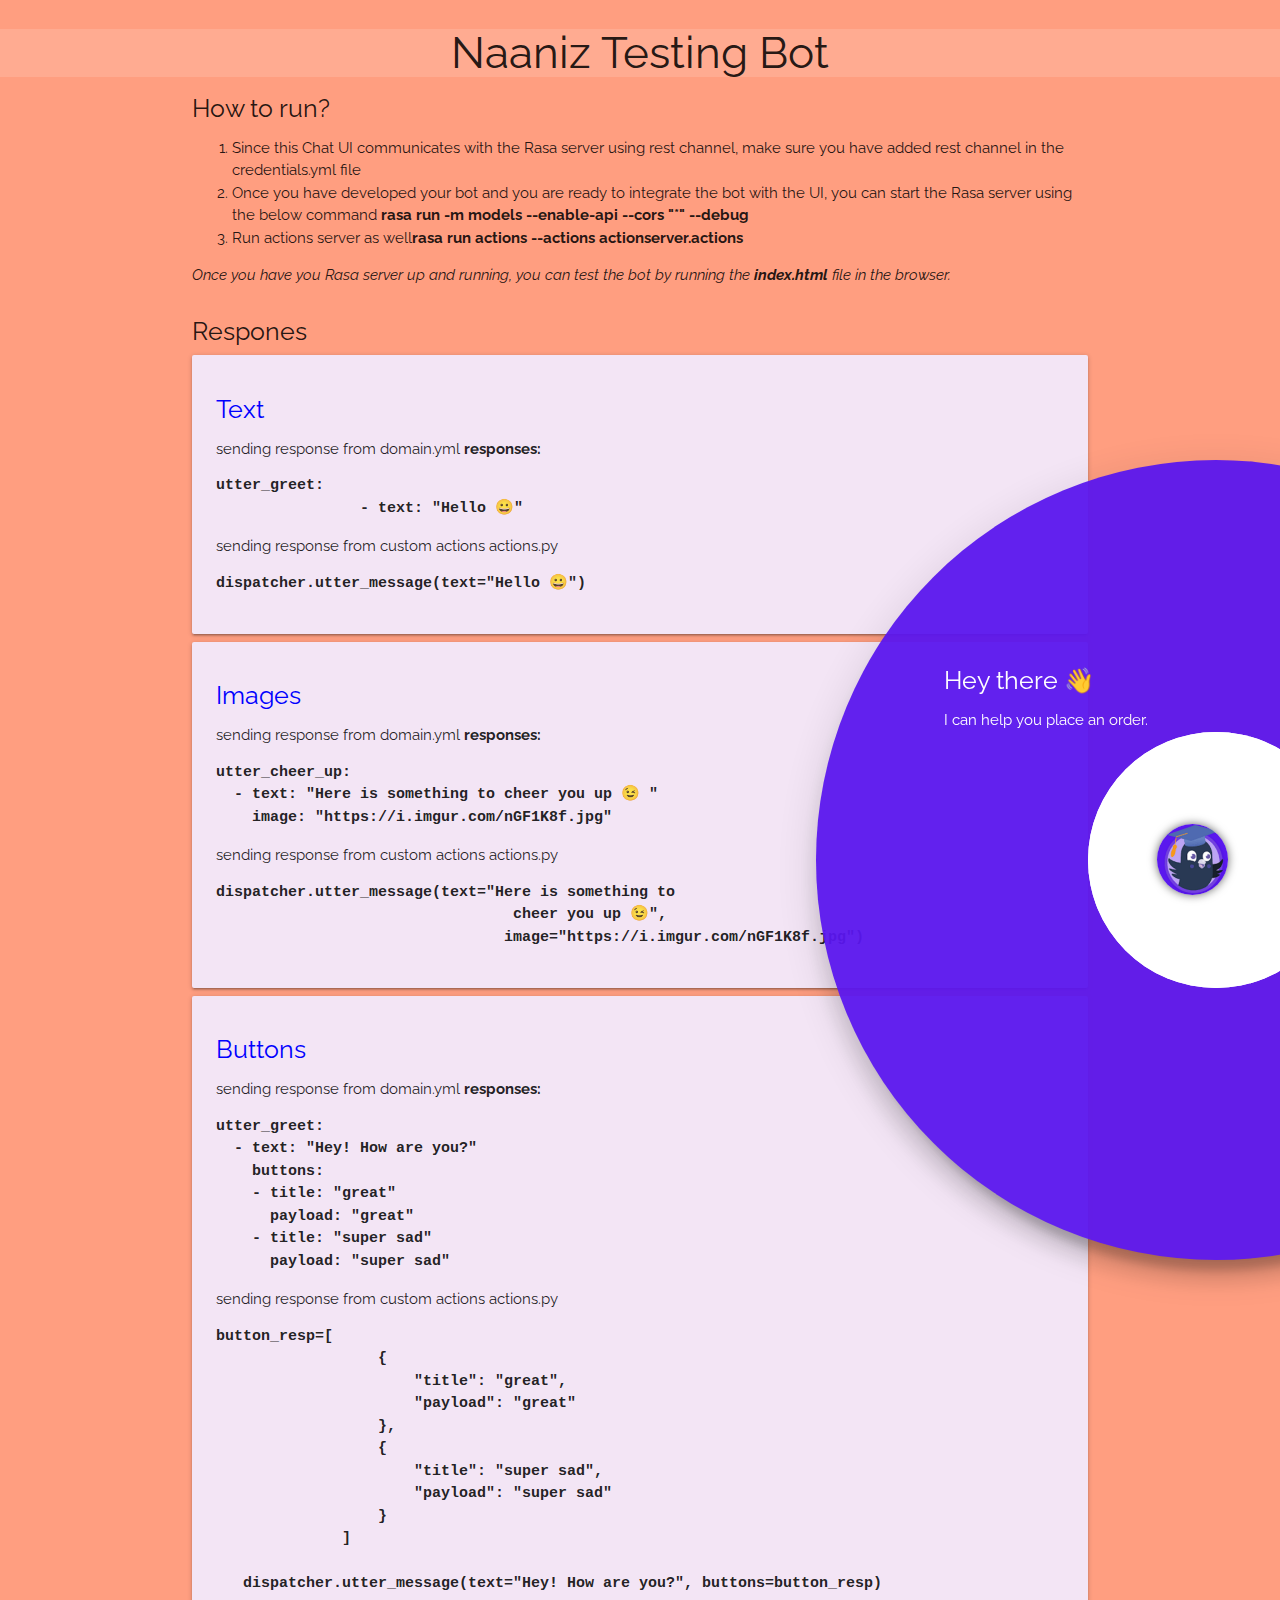
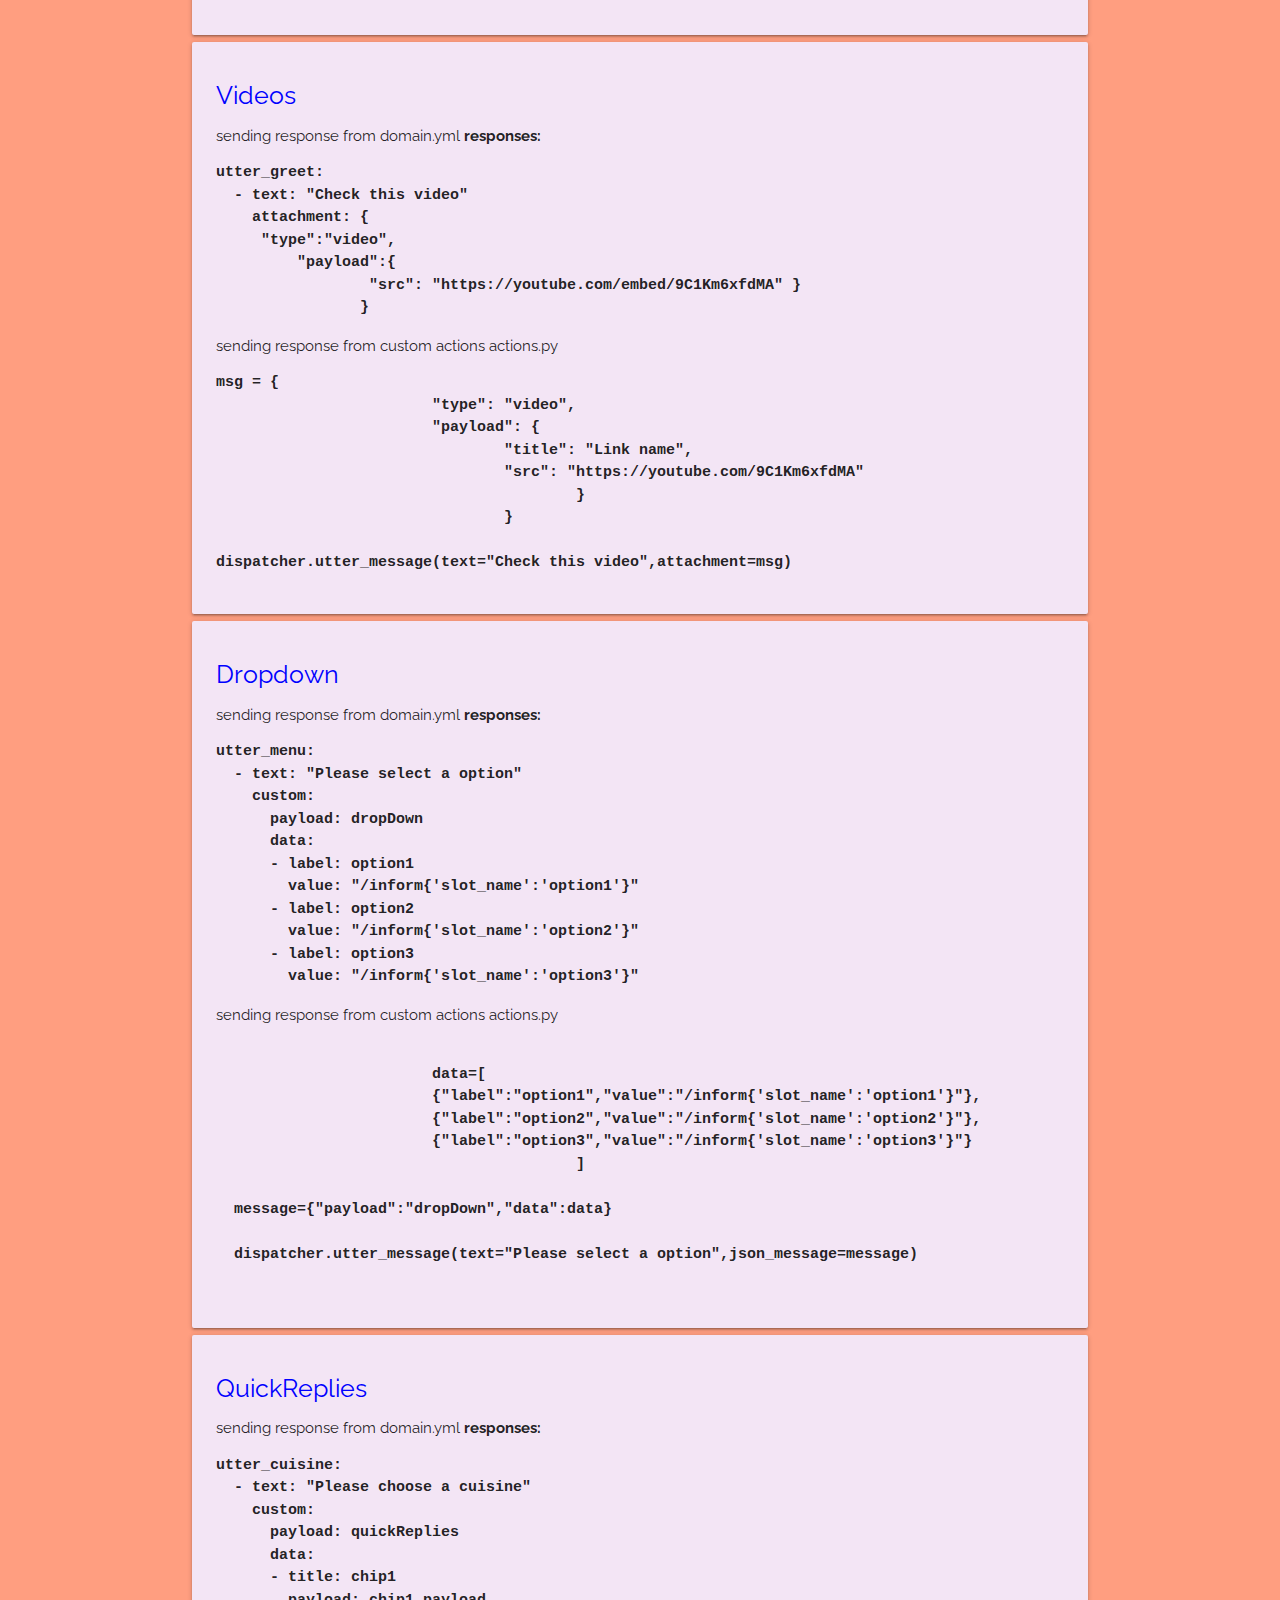
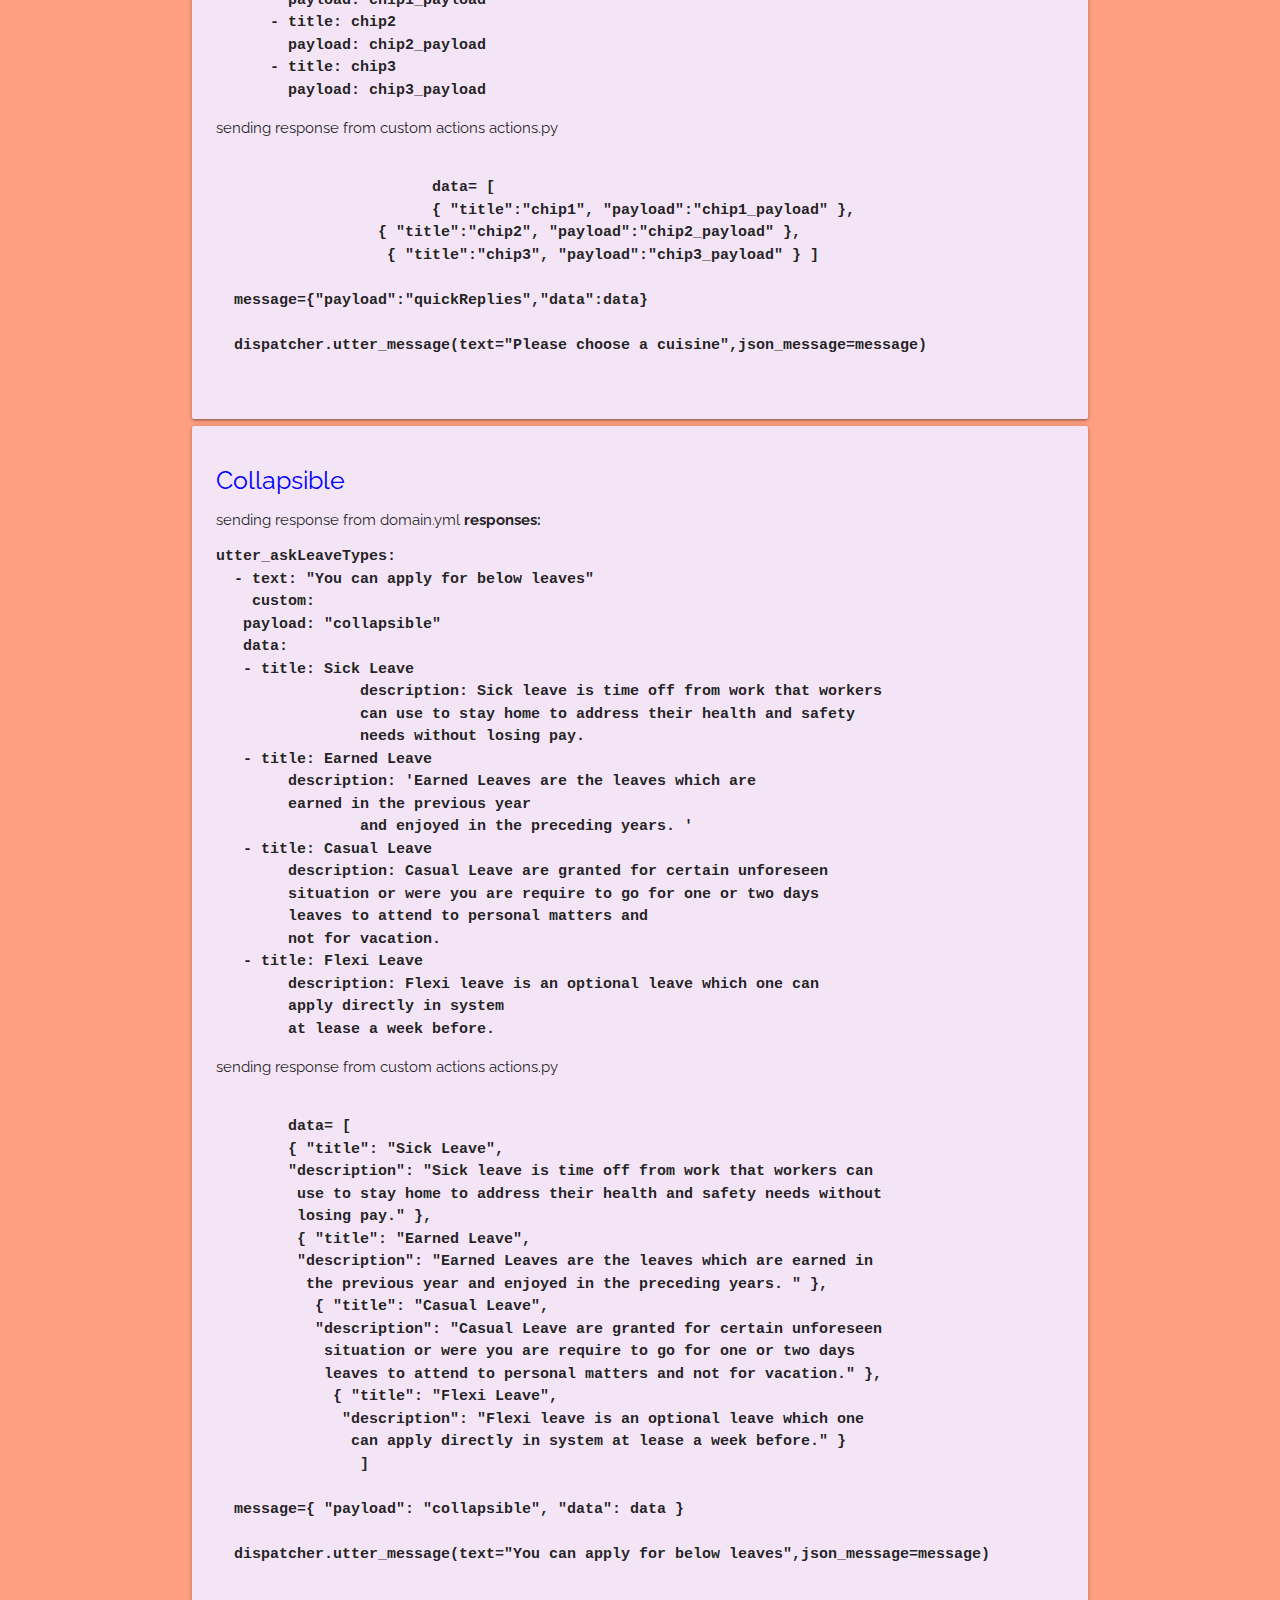
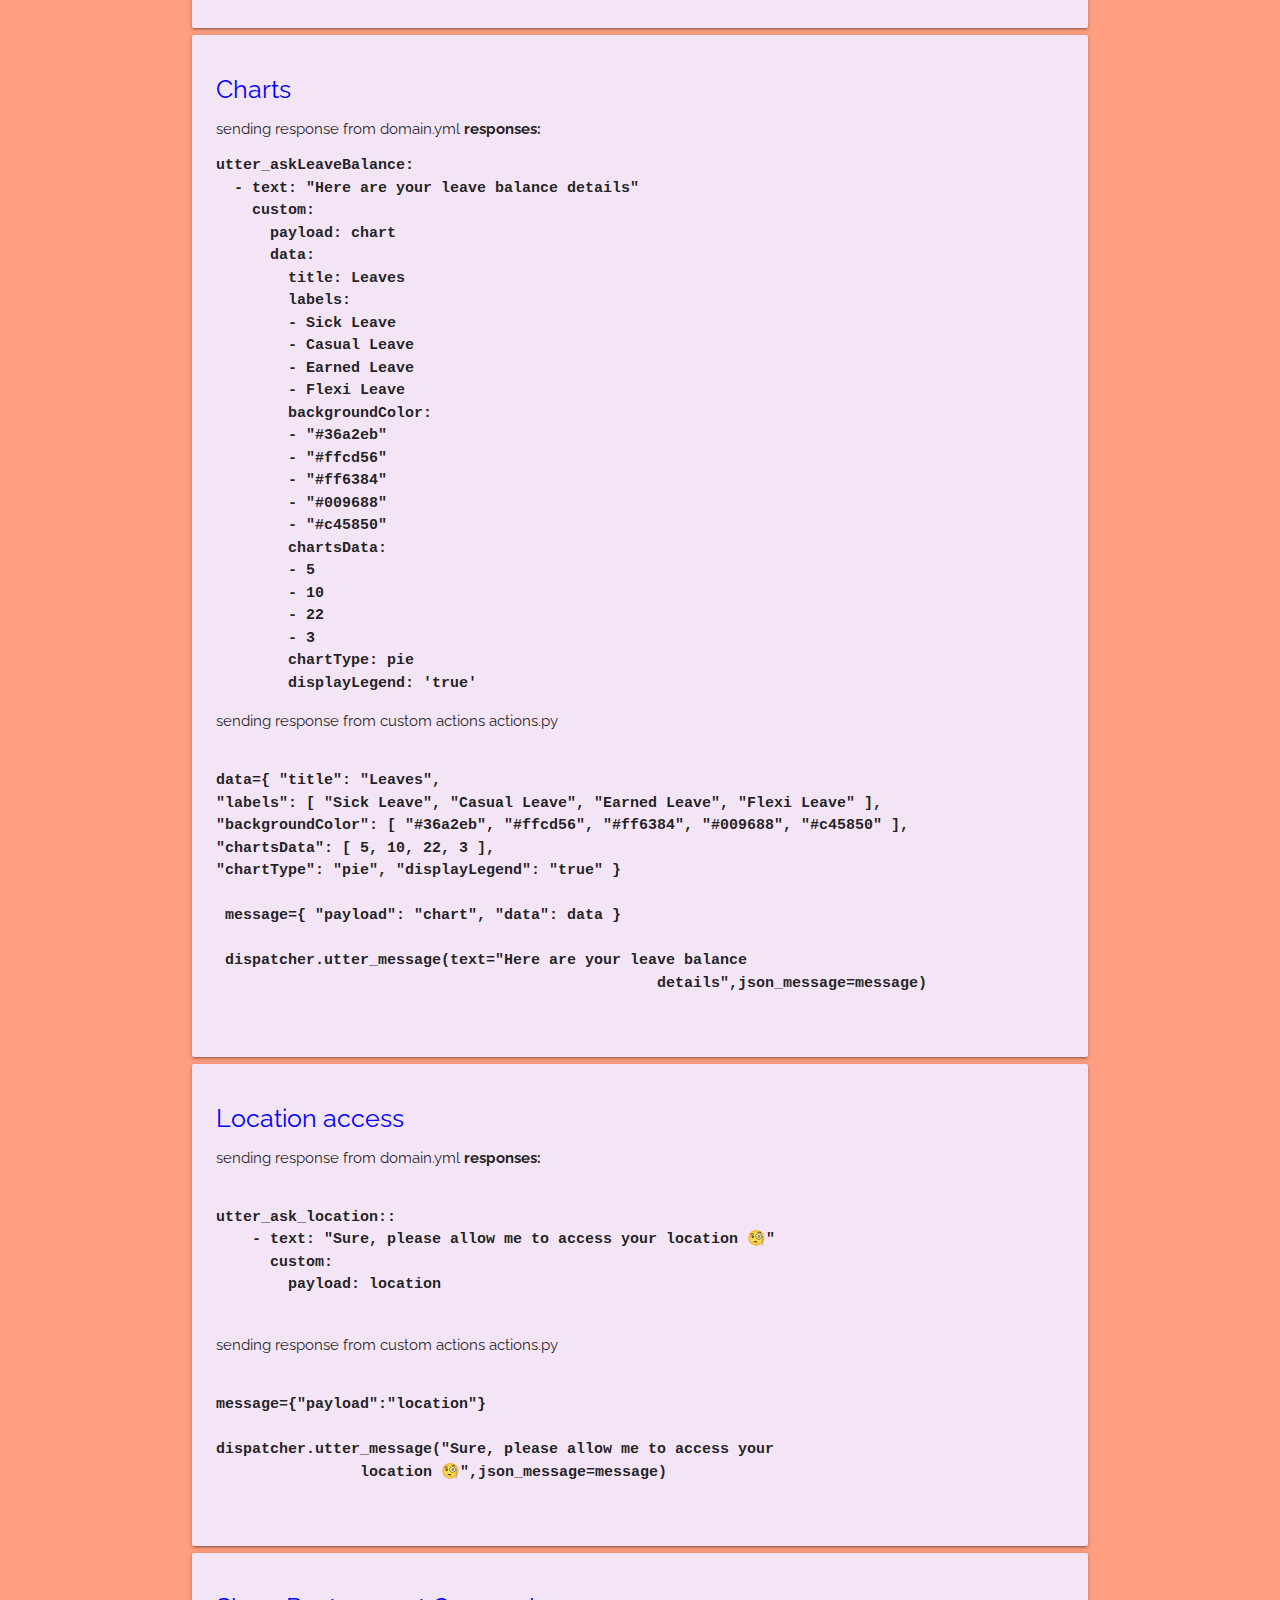
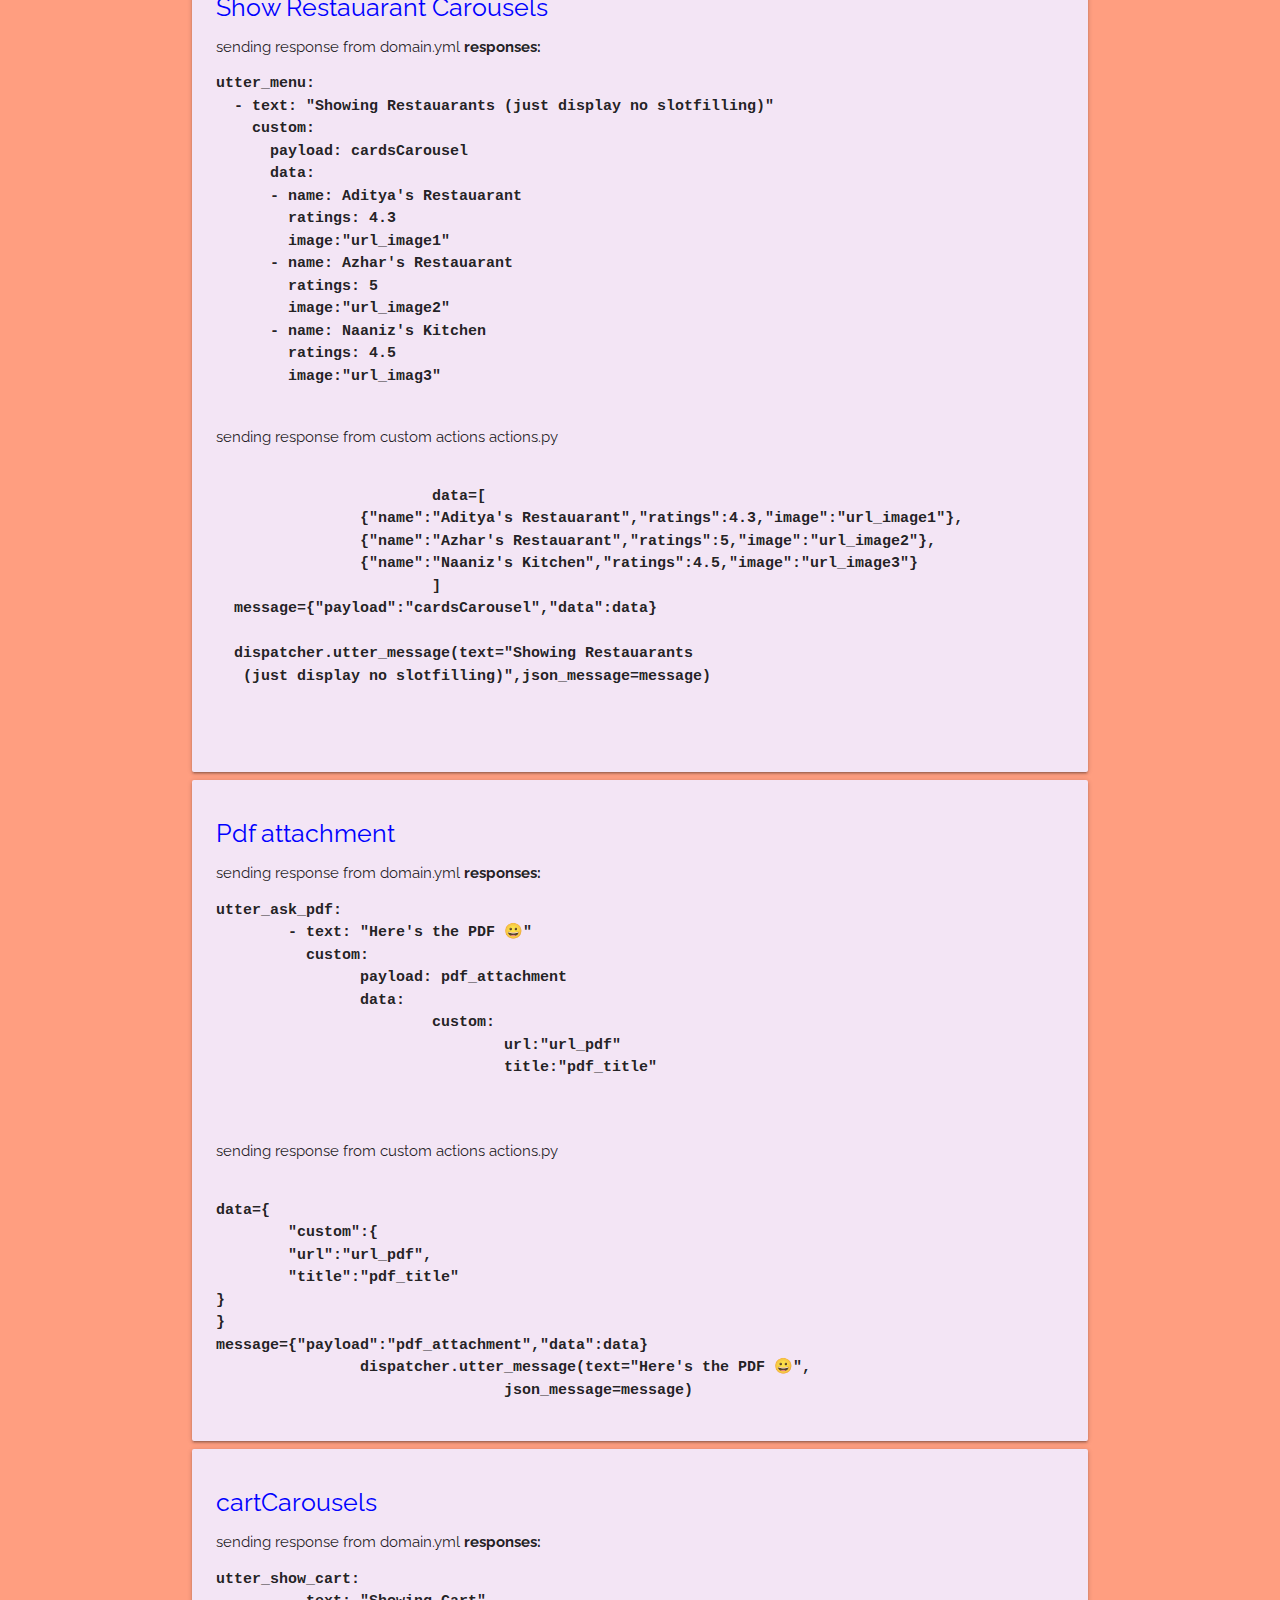
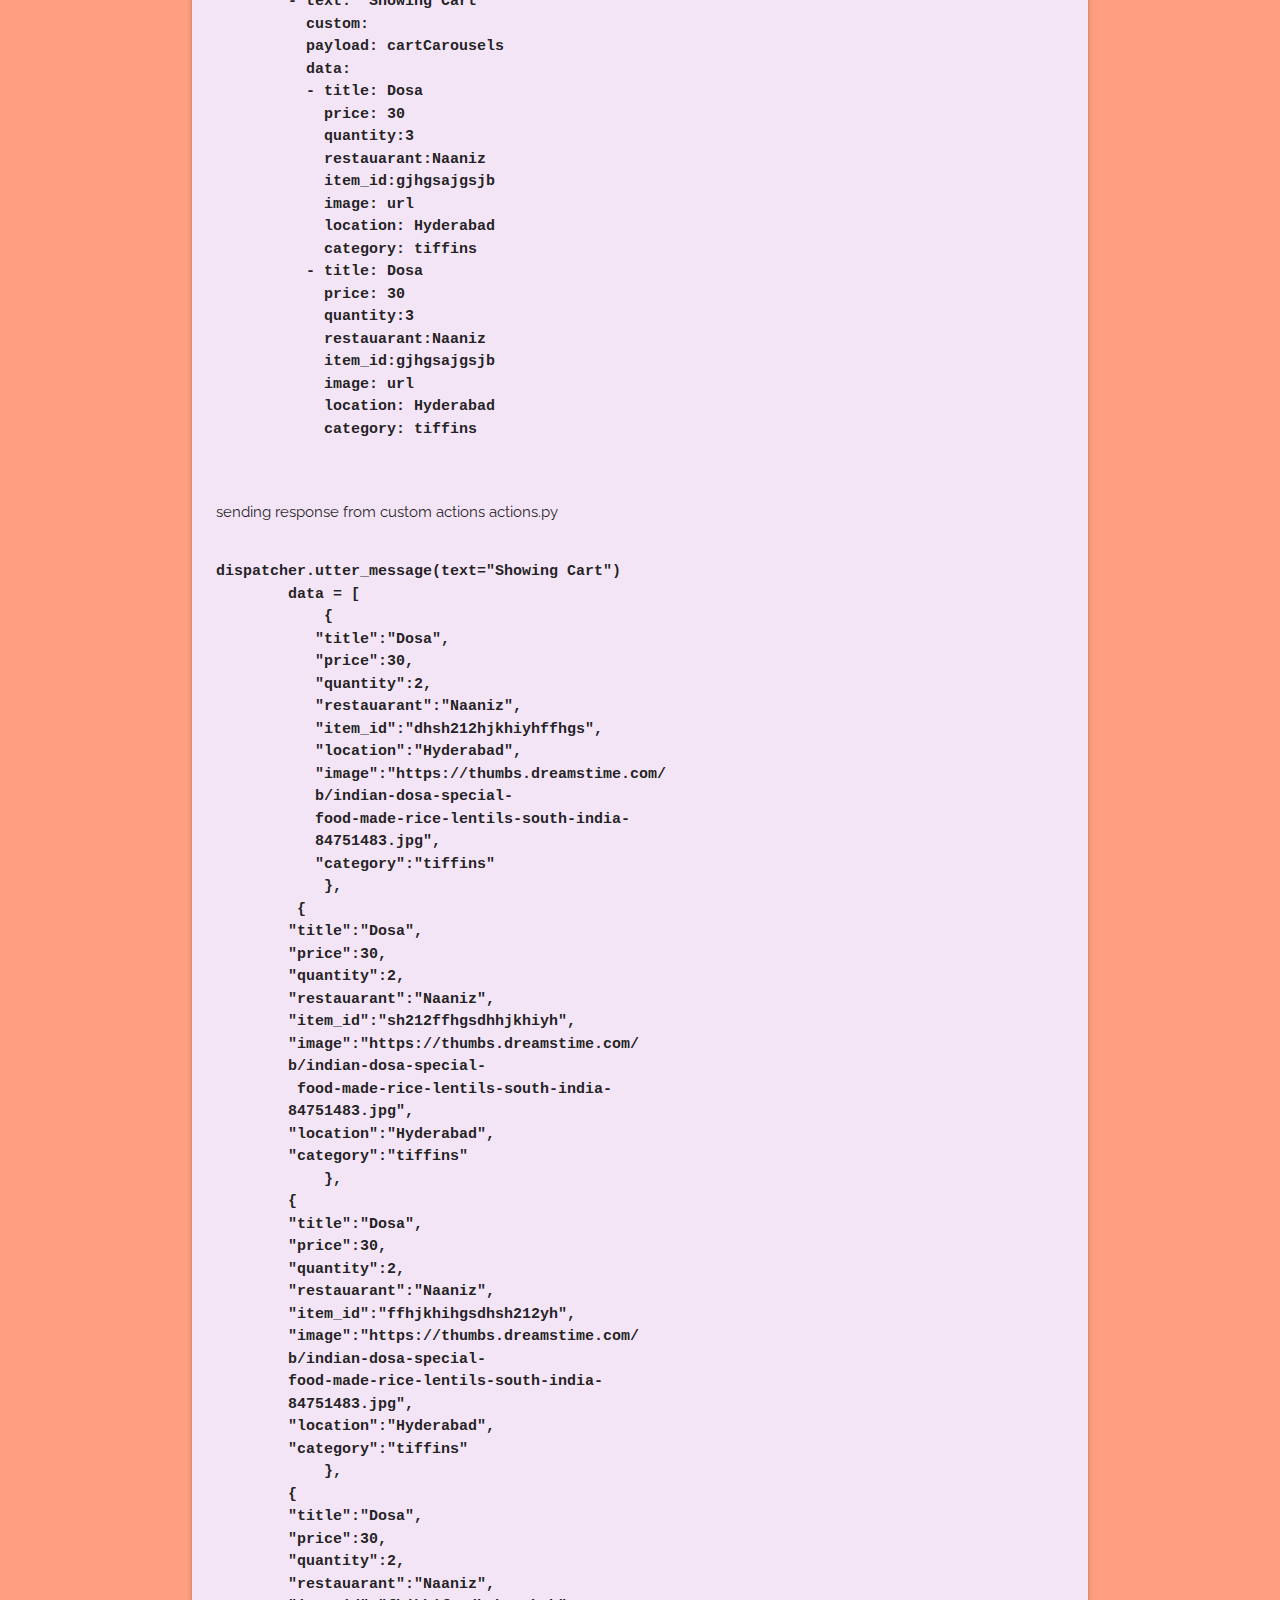
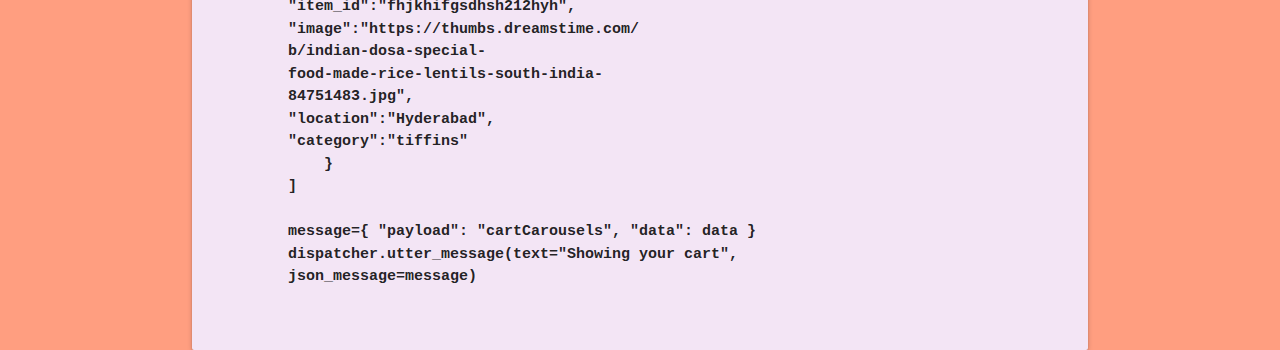
<file: bot-ui-testing/index.html>
<html>

<head>
    <title>Naaniz testing Bot</title>

    <!--Let browser know website is optimized for mobile-->
    <meta name="viewport" content="width=device-width, initial-scale=1.0" />

    <!--Import Google Icon Font-->
    <link href="https://fonts.googleapis.com/icon?family=Material+Icons" rel="stylesheet">
    <link href="https://fonts.googleapis.com/css?family=Raleway:500&display=swap" rel="stylesheet">

    <!--Import Font Awesome Icon Font-->
    <link rel="stylesheet" href="https://cdnjs.cloudflare.com/ajax/libs/font-awesome/4.7.0/css/font-awesome.min.css" integrity="sha256-eZrrJcwDc/3uDhsdt61sL2oOBY362qM3lon1gyExkL0=" crossorigin="anonymous" />

    <!--Import materialize.css-->
    <link rel="stylesheet" type="text/css" href="static/css/materialize.min.css">

    <!--Main css-->
    <link rel="stylesheet" type="text/css" href="static/css/style.css">
    <meta name="viewport" content="width=device-width, initial-scale=1">

</head>

<body>
	<h3 class="deep-orange lighten-3 center-align">Naaniz Testing Bot</h3>
	<div class="container">
	<h5>How to run?</h5>
	<div class="row">
		<p>
			<ol>
				<li>Since this Chat UI communicates with the Rasa server using rest channel, make sure you have added rest channel in the credentials.yml file</li>
				<li>Once you have developed your bot and you are ready to integrate the bot with the UI, you can start the Rasa server using the below command

				<b>rasa run -m models --enable-api --cors "*" --debug</b>
				</li>
				<li>Run actions server as well<b>rasa run actions --actions actionserver.actions</b></li>
			</ol>
			<i>Once you have you Rasa server up and running, you can test the bot by running the 
				<b>index.html</b> file in the browser.</i>
		</p>
	</div>
	<h5>Respones</h5>
	<div class="row card-panel purple lighten-5">
				<h5 style="color: blue">Text</h5>
			<ul>
				<li>sending response from domain.yml <b>responses:
				<pre><code>utter_greet:
    		- text: "Hello 😀"</code></pre></b></li>
				<li>sending response from custom actions actions.py

				<b><pre><code>dispatcher.utter_message(text="Hello 😀")</code></pre></b>
				</li>
			</ul>
	</div>
		<div class="row card-panel purple lighten-5">
				<h5 style="color: blue">Images</h5>
			<ul>
				<li>sending response from domain.yml <b>responses:
				<pre><code>utter_cheer_up:
  - text: "Here is something to cheer you up 😉 "
    image: "https://i.imgur.com/nGF1K8f.jpg"</code></pre></b></li>
				<li>sending response from custom actions actions.py

				<b><pre><code>dispatcher.utter_message(text="Here is something to
				 cheer you up 😉", 
				image="https://i.imgur.com/nGF1K8f.jpg")</code></pre></b>
				</li>
			</ul>
	</div>
			<div class="row card-panel purple lighten-5">
				<h5 style="color: blue">Buttons</h5>
			<ul>
				<li>sending response from domain.yml <b>responses:
				<pre><code>utter_greet:
  - text: "Hey! How are you?"
    buttons:
    - title: "great"
      payload: "great"
    - title: "super sad"
      payload: "super sad"</code></pre></b></li>
				<li>sending response from custom actions actions.py

				<b><pre><code>button_resp=[
                  {
                      "title": "great",
                      "payload": "great"
                  },
                  {
                      "title": "super sad",
                      "payload": "super sad"
                  }
              ]

   dispatcher.utter_message(text="Hey! How are you?", buttons=button_resp)</code></pre></b>
				</li>
			</ul>
	</div>
			<div class="row card-panel purple lighten-5">
				<h5 style="color: blue">Videos</h5>
			<ul>
				<li>sending response from domain.yml <b>responses:
				<pre><code>utter_greet:
  - text: "Check this video"
    attachment: {
     "type":"video", 
 	 "payload":{
 	 	 "src": "https://youtube.com/embed/9C1Km6xfdMA" } 
 	 	}</code></pre></b></li>
				<li>sending response from custom actions actions.py

				<b><pre><code>msg = { 
			"type": "video", 
			"payload": { 
				"title": "Link name", 
				"src": "https://youtube.com/9C1Km6xfdMA" 
					} 
				}

dispatcher.utter_message(text="Check this video",attachment=msg)</code></pre></b>
				</li>
			</ul>
	</div>
		<div class="row card-panel purple lighten-5">
				<h5 style="color: blue">Dropdown</h5>
			<ul>
				<li>sending response from domain.yml <b>responses:
				<pre><code>utter_menu:
  - text: "Please select a option"
    custom:
      payload: dropDown
      data:
      - label: option1
        value: "/inform{'slot_name':'option1'}"
      - label: option2
        value: "/inform{'slot_name':'option2'}"
      - label: option3
        value: "/inform{'slot_name':'option3'}"</code></pre></b></li>
				<li>sending response from custom actions actions.py

				<b><pre><code>
			data=[
			{"label":"option1","value":"/inform{'slot_name':'option1'}"},
			{"label":"option2","value":"/inform{'slot_name':'option2'}"},
			{"label":"option3","value":"/inform{'slot_name':'option3'}"}
					]

  message={"payload":"dropDown","data":data}
  
  dispatcher.utter_message(text="Please select a option",json_message=message)
				</code></pre></b>
				</li>
			</ul>
	</div>
		<div class="row card-panel purple lighten-5">
				<h5 style="color: blue">QuickReplies</h5>
			<ul>
				<li>sending response from domain.yml <b>responses:
				<pre><code>utter_cuisine:
  - text: "Please choose a cuisine"
    custom:
      payload: quickReplies
      data:
      - title: chip1
        payload: chip1_payload
      - title: chip2
        payload: chip2_payload
      - title: chip3
        payload: chip3_payload</code></pre></b></li>
				<li>sending response from custom actions actions.py

				<b><pre><code>
			data= [
			{ "title":"chip1", "payload":"chip1_payload" },
		  { "title":"chip2", "payload":"chip2_payload" },
		   { "title":"chip3", "payload":"chip3_payload" } ]

  message={"payload":"quickReplies","data":data}

  dispatcher.utter_message(text="Please choose a cuisine",json_message=message)
				</code></pre></b>
				</li>
			</ul>
	</div>
		<div class="row card-panel purple lighten-5">
				<h5 style="color: blue">Collapsible</h5>
			<ul>
				<li>sending response from domain.yml <b>responses:
				<pre><code>utter_askLeaveTypes:
  - text: "You can apply for below leaves"
    custom: 
   payload: "collapsible"
   data: 
   - title: Sick Leave
   		description: Sick leave is time off from work that workers
   		can use to stay home to address their health and safety
   		needs without losing pay.
   - title: Earned Leave
        description: 'Earned Leaves are the leaves which are 
        earned in the previous year
   		and enjoyed in the preceding years. '
   - title: Casual Leave
        description: Casual Leave are granted for certain unforeseen 
        situation or were you are require to go for one or two days 
        leaves to attend to personal matters and
        not for vacation.
   - title: Flexi Leave
        description: Flexi leave is an optional leave which one can
        apply directly in system
        at lease a week before.</code></pre></b></li>
				<li>sending response from custom actions actions.py

				<b><pre><code>
	data= [ 
	{ "title": "Sick Leave", 
	"description": "Sick leave is time off from work that workers can
	 use to stay home to address their health and safety needs without 
	 losing pay." }, 
	 { "title": "Earned Leave", 
	 "description": "Earned Leaves are the leaves which are earned in
	  the previous year and enjoyed in the preceding years. " },
	   { "title": "Casual Leave", 
	   "description": "Casual Leave are granted for certain unforeseen
	    situation or were you are require to go for one or two days 
	    leaves to attend to personal matters and not for vacation." },
	     { "title": "Flexi Leave",
	      "description": "Flexi leave is an optional leave which one
	       can apply directly in system at lease a week before." }
	        ]

  message={ "payload": "collapsible", "data": data }

  dispatcher.utter_message(text="You can apply for below leaves",json_message=message)
				</code></pre></b>
				</li>
			</ul>
	</div>
		<div class="row card-panel purple lighten-5">
				<h5 style="color: blue">Charts</h5>
			<ul>
				<li>sending response from domain.yml <b>responses:
				<pre><code>utter_askLeaveBalance:
  - text: "Here are your leave balance details"
    custom:
      payload: chart
      data:
        title: Leaves
        labels:
        - Sick Leave
        - Casual Leave
        - Earned Leave
        - Flexi Leave
        backgroundColor:
        - "#36a2eb"
        - "#ffcd56"
        - "#ff6384"
        - "#009688"
        - "#c45850"
        chartsData:
        - 5
        - 10
        - 22
        - 3
        chartType: pie
        displayLegend: 'true'</code></pre></b></li>
				<li>sending response from custom actions actions.py

				<b><pre><code>
data={ "title": "Leaves", 
"labels": [ "Sick Leave", "Casual Leave", "Earned Leave", "Flexi Leave" ],
"backgroundColor": [ "#36a2eb", "#ffcd56", "#ff6384", "#009688", "#c45850" ],
"chartsData": [ 5, 10, 22, 3 ],
"chartType": "pie", "displayLegend": "true" }

 message={ "payload": "chart", "data": data }

 dispatcher.utter_message(text="Here are your leave balance
 						 details",json_message=message)
				</code></pre></b>
				</li>
			</ul>
	</div>
		<div class="row card-panel purple lighten-5">
				<h5 style="color: blue">Location access</h5>
			<ul>
				<li>sending response from domain.yml <b>responses:
				<pre><code>
utter_ask_location::
    - text: "Sure, please allow me to access your location 🧐"
      custom: 
        payload: location
				</code></pre></b></li>
				<li>sending response from custom actions actions.py

				<b><pre><code>
message={"payload":"location"}

dispatcher.utter_message("Sure, please allow me to access your 
		location 🧐",json_message=message)
				</code></pre></b>
				</li>
			</ul>
	</div>
	<!-- responses I added -->
	<div class="row card-panel purple lighten-5">
				<h5 style="color: blue">Show Restauarant Carousels</h5>
			<ul>
				<li>sending response from domain.yml <b>responses:
				<pre><code>utter_menu:
  - text: "Showing Restauarants (just display no slotfilling)"
    custom:
      payload: cardsCarousel
      data:
      - name: Aditya's Restauarant
        ratings: 4.3
        image:"url_image1"
      - name: Azhar's Restauarant
        ratings: 5
        image:"url_image2"
      - name: Naaniz's Kitchen
        ratings: 4.5
        image:"url_imag3"
	</code></pre></b></li>
				<li>sending response from custom actions actions.py

				<b><pre><code>
			data=[
		{"name":"Aditya's Restauarant","ratings":4.3,"image":"url_image1"},
		{"name":"Azhar's Restauarant","ratings":5,"image":"url_image2"},
		{"name":"Naaniz's Kitchen","ratings":4.5,"image":"url_image3"}
			]
  message={"payload":"cardsCarousel","data":data}
  
  dispatcher.utter_message(text="Showing Restauarants
   (just display no slotfilling)",json_message=message)

				</code></pre></b>
				</li>
			</ul>
	</div>

	<div class="row card-panel purple lighten-5">
				<h5 style="color: blue">Pdf attachment</h5>
			<ul>
				<li>sending response from domain.yml <b>responses:
				<pre><code>utter_ask_pdf:
   	- text: "Here's the PDF 😀"
   	  custom:
   	  	payload: pdf_attachment
   	  	data:
   	  		custom:
   	  			url:"url_pdf"
   	  			title:"pdf_title"
      	
    	</code></pre></b></li>
				<li>sending response from custom actions actions.py

				<b><pre><code>
data={
	"custom":{
	"url":"url_pdf",
	"title":"pdf_title"
}
}
message={"payload":"pdf_attachment","data":data}
		dispatcher.utter_message(text="Here's the PDF 😀",
				json_message=message)</code></pre></b>
				</li>
			</ul>
	</div>
	
  <div class="row card-panel purple lighten-5">
        <h5 style="color: blue">cartCarousels</h5>
      <ul>
        <li>sending response from domain.yml <b>responses:
        <pre><code>utter_show_cart:
        - text: "Showing Cart"
          custom:
          payload: cartCarousels
          data:
          - title: Dosa
            price: 30
            quantity:3
            restauarant:Naaniz
            item_id:gjhgsajgsjb
            image: url
            location: Hyderabad
            category: tiffins
          - title: Dosa
            price: 30
            quantity:3
            restauarant:Naaniz
            item_id:gjhgsajgsjb
            image: url
            location: Hyderabad
            category: tiffins

          </code></pre></b></li>
        <li>sending response from custom actions actions.py

        <b><pre><code>
dispatcher.utter_message(text="Showing Cart")
        data = [
            {
           "title":"Dosa",
           "price":30,
           "quantity":2,
           "restauarant":"Naaniz",
           "item_id":"dhsh212hjkhiyhffhgs",
           "location":"Hyderabad",
           "image":"https://thumbs.dreamstime.com/
           b/indian-dosa-special-
           food-made-rice-lentils-south-india-
           84751483.jpg",
           "category":"tiffins"
            },
         {
        "title":"Dosa",
        "price":30,
        "quantity":2,
        "restauarant":"Naaniz",
        "item_id":"sh212ffhgsdhhjkhiyh",
        "image":"https://thumbs.dreamstime.com/
        b/indian-dosa-special-
         food-made-rice-lentils-south-india-
        84751483.jpg",
        "location":"Hyderabad",
        "category":"tiffins"
            },
        {
        "title":"Dosa",
        "price":30,
        "quantity":2,
        "restauarant":"Naaniz",
        "item_id":"ffhjkhihgsdhsh212yh",
        "image":"https://thumbs.dreamstime.com/
        b/indian-dosa-special-
        food-made-rice-lentils-south-india-
        84751483.jpg",
        "location":"Hyderabad",
        "category":"tiffins"
            },
        {
        "title":"Dosa",
        "price":30,
        "quantity":2,
        "restauarant":"Naaniz",
        "item_id":"fhjkhifgsdhsh212hyh",
        "image":"https://thumbs.dreamstime.com/
        b/indian-dosa-special-
        food-made-rice-lentils-south-india-
        84751483.jpg",
        "location":"Hyderabad",
        "category":"tiffins"
            }
        ]
        
        message={ "payload": "cartCarousels", "data": data }
        dispatcher.utter_message(text="Showing your cart",
        json_message=message)
        </code></pre></b>
        </li>
      </ul>
  </div>



	</div>
    <div class="container">

        <!-- Modal for rendering the charts, declare this if you want to render charts, 
         else you remove the modal -->
        <div id="modal1" class="modal">
            <canvas id="modal-chart"></canvas>
        </div>

        <!--chatbot widget -->
        <div class="widget">
            <div class="chat_header">

                <!--Add the name of the bot here -->
                <span class="chat_header_title">Naaniz Test Bot</span>
                <span class="dropdown-trigger" href='#' data-target='dropdown1'>
                  <i class="material-icons">
                  more_vert
                  </i>
               </span>

                <!-- Dropdown menu-->
                <ul id='dropdown1' class='dropdown-content'>
                    <li><a href="#" id="clear">Clear</a></li>
                    <li><a href="#" id="restart">Restart</a></li>
                    <li><a href="#" id="close">Close</a></li>
                </ul>
            </div>

            <!--Chatbot contents goes here -->
            <div class="chats" id="chats">
                <div class="clearfix"></div>

            </div>

            <!--keypad for user to type the message -->
            <div class="keypad">
                <textarea id="userInput" placeholder="Type a message..." class="usrInput"></textarea>
                <div id="sendButton"><i class="fa fa-paper-plane" aria-hidden="true"></i></div>
            </div>
        </div>

        <!--bot profile-->
        <div class="profile_div" id="profile_div">
            <img class="imgProfile" src="static/img/botAvatar.png" />
        </div>

        <!-- Bot pop-up intro -->
        <div class="tap-target" data-target="profile_div">
            <div class="tap-target-content">
                <h5 class="white-text">Hey there 👋</h5>
                <p class="white-text">I can help you place an order.</p>
            </div>
        </div>

    </div>

    <!--JavaScript at end of body for optimized loading-->
    <script src="https://ajax.googleapis.com/ajax/libs/jquery/3.3.1/jquery.min.js"></script>
    <script type="text/javascript" src="static/js/materialize.min.js"></script>

    <!--Main Script -->
    <script type="text/javascript" src="static/js/script.js"></script>

    <!--Chart.js Script -->
    <script type="text/javascript" src="static/js/chart.min.js"></script>

</body>

</html>
</file>
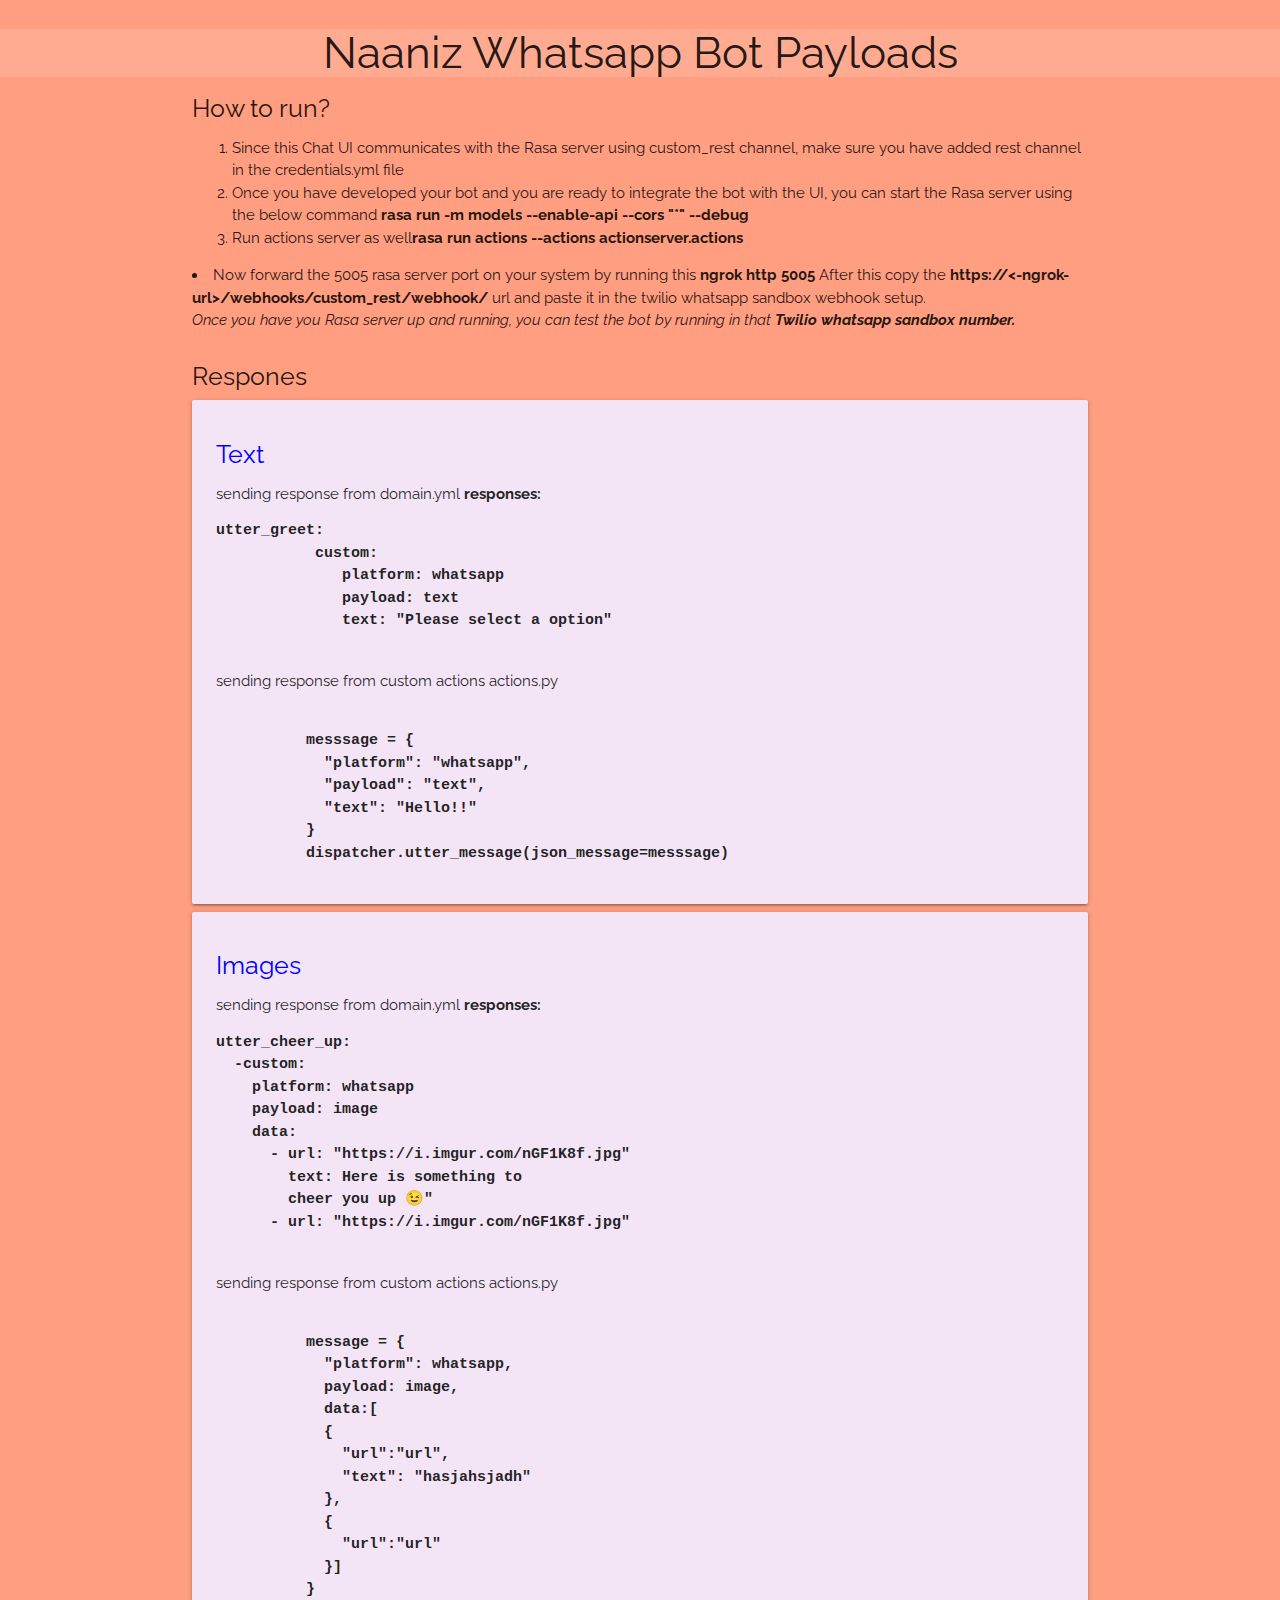
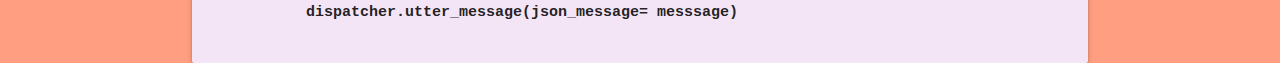
<file: bot-ui-testing/whatsapp.html>
<html>

<head>
    <title>Naaniz testing Bot</title>

    <!--Let browser know website is optimized for mobile-->
    <meta name="viewport" content="width=device-width, initial-scale=1.0" />

    <!--Import Google Icon Font-->
    <link href="https://fonts.googleapis.com/icon?family=Material+Icons" rel="stylesheet">
    <link href="https://fonts.googleapis.com/css?family=Raleway:500&display=swap" rel="stylesheet">

    <!--Import Font Awesome Icon Font-->
    <link rel="stylesheet" href="https://cdnjs.cloudflare.com/ajax/libs/font-awesome/4.7.0/css/font-awesome.min.css" integrity="sha256-eZrrJcwDc/3uDhsdt61sL2oOBY362qM3lon1gyExkL0=" crossorigin="anonymous" />

    <!--Import materialize.css-->
    <link rel="stylesheet" type="text/css" href="static/css/materialize.min.css">

    <!--Main css-->
    <link rel="stylesheet" type="text/css" href="static/css/style.css">
    <meta name="viewport" content="width=device-width, initial-scale=1">

</head>

<body>
	<h3 class="deep-orange lighten-3 center-align">Naaniz Whatsapp Bot Payloads</h3>
	<div class="container">
	<h5>How to run?</h5>
	<div class="row">
		<p>
			<ol>
				<li>Since this Chat UI communicates with the Rasa server using custom_rest channel, make sure you have added rest channel in the credentials.yml file</li>
				<li>Once you have developed your bot and you are ready to integrate the bot with the UI, you can start the Rasa server using the below command

				<b>rasa run -m models --enable-api --cors "*" --debug</b>
				</li>
				<li>Run actions server as well<b>rasa run actions --actions actionserver.actions</b></li>
			</ol>
       <li>Now forward the 5005 rasa server port on your system by running this 
        <b>ngrok http 5005</b> After this copy the <b>https://<-ngrok-url>/webhooks/custom_rest/webhook/</b> url and paste it in the twilio whatsapp sandbox webhook setup.
        </li>
			<i>Once you have you Rasa server up and running, you can test the bot by running 
        in that <b>Twilio whatsapp sandbox number.</b></i>
		</p>
	</div>
	<h5>Respones</h5>
	<div class="row card-panel purple lighten-5">
				<h5 style="color: blue">Text</h5>
			<ul>
				<li>sending response from domain.yml <b>responses:
				<pre><code>utter_greet:
           custom:
              platform: whatsapp
              payload: text
              text: "Please select a option"                 
               </code></pre></b></li>
				<li>sending response from custom actions actions.py
				<b><pre><code>
          messsage = {
            "platform": "whatsapp",
            "payload": "text",
            "text": "Hello!!"
          }
          dispatcher.utter_message(json_message=messsage)</code></pre></b>
				</li>
			</ul>
	</div>
		<div class="row card-panel purple lighten-5">
				<h5 style="color: blue">Images</h5>
			<ul>
				<li>sending response from domain.yml <b>responses:
				<pre><code>utter_cheer_up:
  -custom:
    platform: whatsapp
    payload: image
    data:
      - url: "https://i.imgur.com/nGF1K8f.jpg"
        text: Here is something to
        cheer you up 😉"
      - url: "https://i.imgur.com/nGF1K8f.jpg"
    </code></pre></b></li>
				<li>sending response from custom actions actions.py

				<b><pre><code>
          message = {
            "platform": whatsapp,
            payload: image,
            data:[
            {
              "url":"url",
              "text": "hasjahsjadh"
            },
            {
              "url":"url"
            }]
          }
          dispatcher.utter_message(json_message= messsage)</code></pre></b>
				</li>
			</ul>
	</div>

	</div>


    <!--JavaScript at end of body for optimized loading-->
    <script src="https://ajax.googleapis.com/ajax/libs/jquery/3.3.1/jquery.min.js"></script>
    <script type="text/javascript" src="static/js/materialize.min.js"></script>

    <!--Main Script -->
    <script type="text/javascript" src="static/js/script.js"></script>

    <!--Chart.js Script -->
    <script type="text/javascript" src="static/js/chart.min.js"></script>

</body>

</html>
</file>
<file: bot-ui-testing/static/css/style.css>
body {
    font-family: 'Raleway', sans-serif;
    /*background: url('../img/body.png') no-repeat center center fixed;
    background-size: cover;*/
    background-color: #ff9e80;
}


/* ============= css related to chats =============== */

.widget {
    display: none;
    width: 350px;
    right: 15px;
    height: 500px;
    bottom: 5%;
    position: fixed;
    background: #f7f7f7;
    border-radius: 10px 10px 10px 10px;
    box-shadow: 0 0px 1px 0 rgba(0, 0, 0, 0.16), 0 0px 10px 0 #00000096;
}

.chat_header {
    height: 60px;
    background: rgb(90, 23, 238);
    border-radius: 10px 10px 0px 0px;
    padding: 5px;
    font-size: 20px;
}

.chat_header_title {
    color: white;
    float: left;
    margin-top: 3%;
    margin-left: 35%;
}

.chats {
    /* display: none; */
    height: 385px;
    padding: 2px;
    border-radius: 1px;
    overflow-y: scroll;
    margin-top: 1px;
    transition: 0.2s;
}

div.chats::-webkit-scrollbar {
    overflow-y: hidden;
    width: 0px;
    /* remove scrollbar space /
    background: transparent;
    / optional: just make scrollbar invisible */
}

.clearfix {
    margin-top: 2px;
    margin-bottom: 2px;
}

.botAvatar {
    border-radius: 50%;
    width: 1.5em;
    height: 1.5em;
    float: left;
    margin-left: 5px;
    /* border: 2px solid  #2c53af ; */
}

.botMsg {
    float: left;
    margin-top: 5px;
    background: white;
    color: black;
    box-shadow: 2px 3px 9px 0px #9a82842e;
    margin-left: 0.5em;
    padding: 10px;
    border-radius: 1.5em;
    max-width: 60%;
    min-width: 25%;
    font-size: 13px;
    word-wrap: break-word;
    border-radius: 0 20px 20px 20px;
}

textarea {
    box-shadow: none;
    resize: none;
    outline: none;
    overflow: hidden;
    font-family: Raleway;
}

textarea::-webkit-input-placeholder {
    font-family: Raleway;
}

textarea-webkit-scrollbar {
    width: 0 !important
}

.userMsg {
    animation: animateElement linear 0.2s;
    animation-iteration-count: 1;
    margin-top: 5px;
    word-wrap: break-word;
    padding: 10px;
    float: right;
    margin-right: 0.5em;
    background: #5a17ee;
    color: white;
    margin-bottom: 0.15em;
    font-size: 13px;
    max-width: 65%;
    min-width: 15%;
    border-radius: 20px 0px 20px 20px;
    box-shadow: 0px 2px 5px 0px #9a828454;
}

.userAvatar {
    animation: animateElement linear 0.3s;
    animation-iteration-count: 1;
    border-radius: 50%;
    width: 1.5em;
    height: 1.5em;
    float: right;
    margin-right: 5px;
    /* border: 2px solid  #2c53af ; */
}

.usrInput {
    padding: 0.5em;
    width: 80%;
    margin-left: 4%;
    border: 0;
    padding-left: 15px;
    height: 40px;
}

.keypad {
    /* display: none;  */
    background: white;
    height: 50px;
    position: absolute;
    bottom: 0px;
    width: 100%;
    padding: 5px;
    border-radius: 0px 0px 10px 10px;
}

#sendButton {
    height: 20px;
    width: 20px;
    border-radius: 50%;
    display: inline-block;
    float: right;
    margin-right: 30px;
    text-align: center;
    padding: 5px;
    font-size: 20px;
    cursor: pointer;
    color: #2b2bab;
}

.imgProfile {
    box-shadow: 0 0px 1px 0 rgba(0, 0, 0, 0.16), 0 0px 10px 0 #00000096;
    border-radius: 50px;
    width: 60%;
}

.profile_div {
    /* display: none; */
    position: fixed;
    padding: 5px;
    width: 10%;
    bottom: 0;
    right: 0;
    cursor: pointer;
}


/* css for dropdown menu of the bot */

#close,
#restart,
#clear {
    cursor: pointer;
}

.dropdown-trigger {
    cursor: pointer;
    color: white;
    margin-right: 5px;
    float: right;
    margin-top: 3%;
}

.dropdown-content li>a,
.dropdown-content li>span {
    color: #5a17ee;
}

@keyframes animateElement {
    0% {
        opacity: 0;
        transform: translate(0px, 10px);
    }
    100% {
        opacity: 1;
        transform: translate(0px, 0px);
    }
}


/*========== css related to chats elements============= */


/* css for card details of carousel cards */

.content {
    transition: 0.2s;
    display: none;
    width: 350px;
    right: 15px;
    height: 500px;
    bottom: 5%;
    position: fixed;
    background: white;
    border-radius: 10px 10px 10px 10px;
    box-shadow: 0px 2px 10px 1px #b5b5b5;
}

.content_header {
    object-fit: cover;
    width: 100%;
    height: 40%;
    border-radius: 10px 10px 0px 0px;
}

.content_data {
    overflow-y: scroll;
    height: 70%;
    position: absolute;
    left: 0px;
    width: 100%;
    top: 30%;
    z-index: 1000;
    border-radius: 10px;
    background: white;
    padding: 5px;
    box-shadow: 0px -1px 20px 3px #9c9393ba;
}

.content_title {
    color: black;
    font-weight: 600;
    word-wrap: break-word;
    padding-left: 5px;
    font-size: 1.2em;
    width: 80%;
    border-radius: .28571429rem;
}

.votes {
    font-size: 12px;
    color: lightslategray;
}

.ratings {
    margin-top: 5px;
    background: #9ACD32;
    padding: 5px;
    color: white;
    border-radius: 5px;
}

.user_ratings {
    border-radius: .28571429rem;
    color: #fff;
    font-weight: 600;
    font-size: 15px;
}

.total_ratings {
    font-size: 12px;
    opacity: .5;
    margin-left: 5px;
}

.content_data>.row .col {
    padding: 5px;
}

.metadata_1,
.metadata_2,
.metadata_3,
.metadata_4,
.row {
    margin-bottom: 0px;
}

.metadata_1 {
    color: lightslategrey;
    padding: 5px;
}

.order,
#closeContents {
    color: #2c53af;
}

.metadata_2,
.metadata_3,
.metadata_4,
.metadata_5,
.metadata_6 {
    color: lightslategrey;
    padding: 5px;
}

.average_cost,
.timings,
.location,
.cuisines {
    width: 70%;
    float: right;
    margin-right: 25%;
}

.fa .fa-user-o {
    font-size: 15px;
}

.stars-outer {
    display: inline-block;
    position: relative;
    font-family: FontAwesome;
}

.stars-outer::before {
    content: "\f006 \f006 \f006 \f006 \f006";
}

.stars-inner {
    position: absolute;
    top: 0;
    left: 0;
    white-space: nowrap;
    overflow: hidden;
    width: 0;
}

.stars-inner::before {
    content: "\f005 \f005 \f005 \f005 \f005";
    color: #f8ce0b;
}

div.content::-webkit-scrollbar {
    width: 0 !important
}

div.content_data::-webkit-scrollbar {
    overflow-y: hidden;
    width: 0px;
    /* remove scrollbar space /
    background: transparent;
    / optional: just make scrollbar invisible */
}


/* css for single card */

.singleCard {
    padding-left: 10%;
    padding-right: 10px;
}


/* css for image card */

.imgcard {
    object-fit: cover;
    width: 80%;
    height: 50%;
    border-radius: 10px;
    margin-left: 1%;
}


/* css for suggestions buttons */

.suggestions {
    padding: 5px;
    width: 80%;
    border-radius: 10px;
    background: #ffffff;
    box-shadow: 2px 5px 5px 1px #dbdade;
}

.menuTitle {
    padding: 5px;
    margin-top: 5px;
    margin-bottom: 5px;
}

.menu {
    padding: 5px;
}

.menuChips {
    display: block;
    background: #2c53af;
    color: #fff;
    text-align: center;
    padding: 5px;
    margin-bottom: 5px;
    cursor: pointer;
    border-radius: 15px;
    font-size: 14px;
    word-wrap: break-word;
}


/* cards carousels */

.cards {
    display: none;
    position: relative;
    max-width: 300px;
}

.cards_scroller {
    overflow-x: scroll;
    overflow-y: hidden;
    display: flex;
    height: 210px;
    width: 300px;
    transition: width 0.5s ease;
    margin-left: 5px;
    /* Enable Safari touch scrolling physics which is needed for scroll snap */
    -webkit-overflow-scrolling: touch;
}

.cards_scroller img {
    border-radius: 10px;
}

.cards div.note {
    position: absolute;
    /* vertically align center */
    top: 50%;
    transform: translateY(-50%);
    left: 0;
    right: 0;
    background: rgba(0, 0, 0, 0.6);
    padding: 20px;
    position: absolute;
    font-size: 4em;
    color: white;
}

.cards .arrow {
    position: absolute;
    top: 50%;
    transform: translateY(-50%);
    height: 30px;
    width: 30px;
    border-radius: 2px;
    background-position: 50% 50%;
    background-repeat: no-repeat;
    z-index: 1;
}

.cards .arrow.next {
    display: none;
    font-size: 2em;
    color: #ffffff;
    right: 10px;
}

.cards .arrow.prev {
    display: none;
    font-size: 2em;
    color: #ffffff;
    left: 10px;
}

.cards_scroller::-webkit-scrollbar {
    width: 0 !important
}

.cards_scroller>div.carousel_cards {
    margin: 5px;
    scroll-snap-align: center;
    position: relative;
    scroll-behavior: smooth;
}

.cards_scroller div.carousel_cards {
    min-width: 50%;
    min-height: 70%;
    background: #b5b5b5;
    border-radius: 10px;
}

@-webkit-keyframes fadeInLeft {
    from {
        opacity: 0;
        -webkit-transform: translatex(-10px);
        -moz-transform: translatex(-10px);
        -o-transform: translatex(-10px);
        transform: translatex(-10px);
    }
    to {
        opacity: 1;
        -webkit-transform: translatex(0);
        -moz-transform: translatex(0);
        -o-transform: translatex(0);
        transform: translatex(0);
    }
}

.in-left {
    -webkit-animation-name: fadeInLeft;
    -moz-animation-name: fadeInLeft;
    -o-animation-name: fadeInLeft;
    animation-name: fadeInLeft;
    -webkit-animation-fill-mode: both;
    -moz-animation-fill-mode: both;
    -o-animation-fill-mode: both;
    animation-fill-mode: both;
    -webkit-animation-duration: 0.8s;
    -moz-animation-duration: 0.8s;
    -o-animation-duration: 0.8s;
    animation-duration: 0.8s;
    -webkit-animation-delay: 0.8s;
    -moz-animation-delay: 0.8s;
    -o-animation-duration: 0.8s;
    animation-delay: 0.8s;
}


/* css for cards within the cards carousels */

.cardBackgroundImage {
    width: 100%;
    border-radius: 5px;
    height: 100%;
    position: absolute;
    object-fit: cover;
}

.cardFooter {
    background: rgba(56, 53, 60, 0.86);
    border-radius: 0px 0px 5px 5px;
    position: absolute;
    z-index: 3;
    color: white;
    bottom: 0;
    width: 100%;
    height: 30%;
    word-wrap: break-word;
    padding: 1px;
}

.cardTitle {
    overflow: hidden;
    white-space: nowrap;
    text-overflow: ellipsis;
    width: 90%;
    height: 40%;
    display: inline-block;
    margin-bottom: 1px;
    font-size: 15px;
    /* font-weight: 600; */
    padding: 5px;
    /* color: #2c53af; */
    color: #ffffff;
    cursor: pointer;
}

.cardDescription {
    padding: 5px;
    font-size: 13px;
    color: white;
    line-height: 15px;
}


/*css for dropDown messages*/

.dropDownMsg {
    float: left;
    margin-top: 5px;
    background: white;
    color: black;
    box-shadow: 2px 3px 9px 0px #9a82842e;
    margin-left: 0.5em;
    padding: 10px;
    border-radius: 1.5em;
    max-width: 60%;
    min-width: 25%;
    font-size: 13px;
    word-wrap: break-word;
}

.dropDownMsg>select {
    border: 0px solid #f2f2f2;
}


/* css for quick replies */

.quickReplies {
    padding: 5px;
    position: relative;
    width: 100%;
    overflow-x: scroll;
    overflow-y: hidden;
    white-space: nowrap;
    transition: all 0.2s;
    transform: scale(0.98);
    will-change: transform;
    user-select: none;
    cursor: pointer;
    scroll-behavior: smooth;
}

.quickReplies::-webkit-scrollbar {
    width: 0 !important
}

.quickReplies.active {
    cursor: grabbing;
    cursor: -webkit-grabbing;
    transform: scale(1);
}

.chip {
    background-color: white;
    border: 1px solid #2c53af;
    color: #2c53af;
    font-weight: bolder;
    text-align: center;
}

.chip:hover {
    background-color: #2c53af;
    color: white;
}


/* css for charts */

#expand:hover {
    font-size: 18px;
}

#expand {
    position: absolute;
    right: 10px;
    top: 10px;
}

.modal {
    height: 60%;
    border-radius: 10px;
}

.chart-container {
    position: relative;
    margin: auto;
    height: 25vh;
    width: 20vw;
    border-radius: 10px 10px 10px 10px;
    margin-left: 5%;
    background: white;
    box-shadow: 2px 3px 9px 0px #9a82847a;
    margin-top: 5px;
}


/* css for collapsible */

.collapsible {
    margin-top: 5px;
    margin-left: 5%;
    max-width: 60%;
    min-width: 25%;
    font-size: 13px;
    word-wrap: break-word;
    border-radius: 20px;
    background: white;
}

.collapsible-body {
    padding: 15px;
}

.collapsible-header {
    font-weight: bold;
    color: #2c53af;
}

ul.collapsible>li:first-child .collapsible-header {
    border-radius: 20px 20px 0px 0px;
}

ul.collapsible>li:last-child .collapsible-header {
    color: #2c53af;
    border-radius: 0px 0px 20px 20px;
}

ul.collapsible>li:last-child .collapsible-body {
    border-bottom: none;
}

.collapsible-header {
    padding: 10px;
}


/* css for botTyping */

.botTyping {
    float: left;
    margin-top: 5px;
    background: white;
    color: #2c53af;
    box-shadow: 2px 3px 9px 0px #9a82847a;
    margin-left: 0.5em;
    padding: 15px;
    border-radius: 0 20px 20px 20px;
    max-width: 60%;
    min-width: 20%;
    word-wrap: break-word;
    border-radius: 0 20px 20px 20px;
}

.botTyping>div {
    width: 10px;
    height: 10px;
    background-color: #2c53af;
    border-radius: 100%;
    display: inline-block;
    -webkit-animation: sk-bouncedelay 1.4s infinite ease-in-out both;
    animation: sk-bouncedelay 1.4s infinite ease-in-out both;
    margin-right: 5px;
}

.botTyping .bounce1 {
    -webkit-animation-delay: -0.32s;
    animation-delay: -0.32s;
}

.botTyping .bounce2 {
    -webkit-animation-delay: -0.16s;
    animation-delay: -0.16s;
}

@-webkit-keyframes sk-bouncedelay {
    0%,
    80%,
    100% {
        -webkit-transform: scale(0)
    }
    40% {
        -webkit-transform: scale(1.0)
    }
}

@keyframes sk-bouncedelay {
    0%,
    80%,
    100% {
        -webkit-transform: scale(0);
        transform: scale(0);
    }
    40% {
        -webkit-transform: scale(1.0);
        transform: scale(1.0);
    }
}

input:focus {
    outline: none;
}

video:focus {
    outline: none;
}

.video-container iframe,
.video-container object,
.video-container embed {
    position: absolute;
    top: 0;
    left: 0;
    width: 90%;
    height: 100%;
    margin-left: 5%;
    border-radius: 10px;
    border-style: none;
}


/* Bot pop-up intro */

.tap-target {
    color: #fff;
    background: #5a17ee;
}

.pdf_attachment {
    border: 0.5px solid #00000014;
    width: 60%;
    height: 14%;
    border-radius: 10px;
    margin-left: 10%;
    box-shadow: 2px 3px 9px 0px #9a82842e;
}

.pdf_icon {
    border-radius: 10px 0px 0px 10px;
    height: 100%;
    font-size: 25px;
    padding: 7% !important;
    background-color: #5a17ee;
    color: white;
}

.pdf_link {
    padding: 5% !important;
    white-space: nowrap;
    overflow: hidden;
    text-overflow: ellipsis;
}

.pdf_link a {
    color: #5a17ee;
}
</file>
